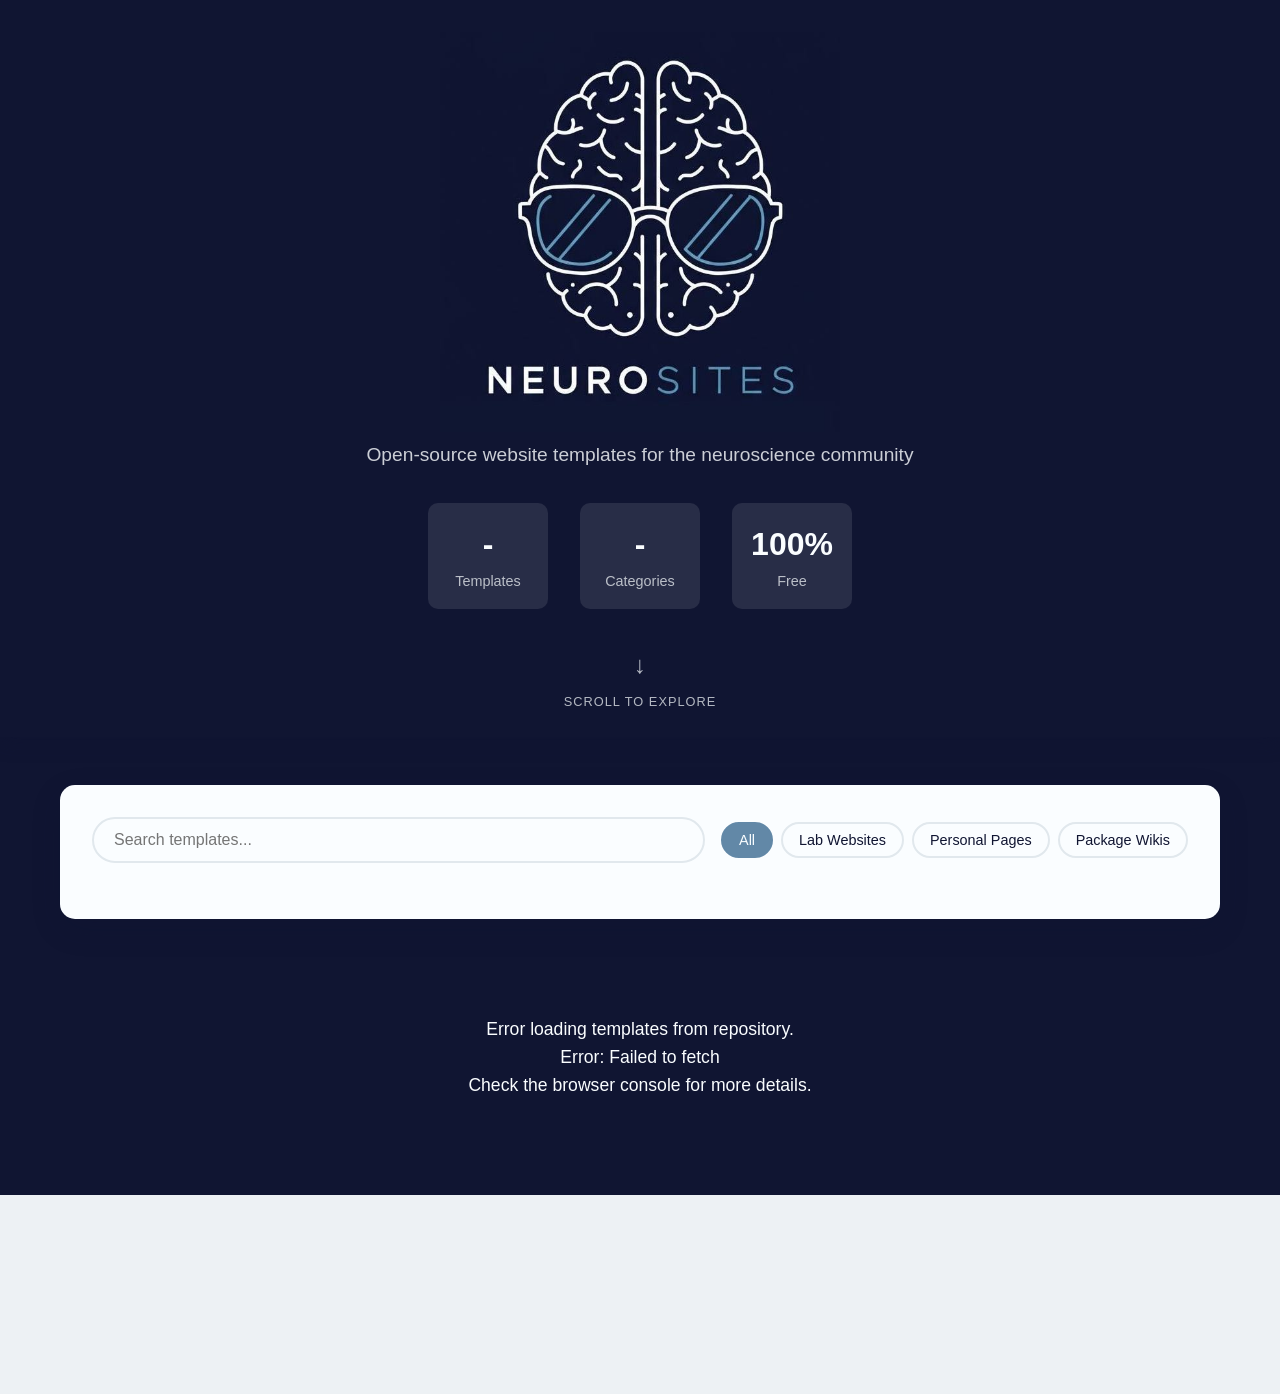
<file: index.html>
<!DOCTYPE html>
<html lang="en">
<head>
    <meta charset="UTF-8">
    <meta name="viewport" content="width=device-width, initial-scale=1.0">
    <title>NeuroSites - Website Templates for Neuroscience</title>
    <style>
        * {
            margin: 0;
            padding: 0;
            box-sizing: border-box;
        }

        body {
            font-family: 'Segoe UI', Tahoma, Geneva, Verdana, sans-serif;
            line-height: 1.6;
            color: #101532;
            background: #101532;
            min-height: 100vh;
        }

        .container {
            max-width: 1200px;
            margin: 0 auto;
            padding: 0 20px;
        }

        header {
            background: #101532;
            backdrop-filter: blur(10px);
            box-shadow: 0 2px 20px rgba(16, 21, 50, 0.4);
            padding: 2rem 0 5rem 0;
            margin-bottom: 3rem;
            position: relative;
        }

        .header-content {
            text-align: center;
        }

        .logo-container {
            margin-bottom: 0.5rem;
        }

        .logo {
            max-height: 400px;
            width: auto;
            margin: 0 auto;
            display: block;
        }

        .subtitle {
            font-size: 1.2rem;
            color: rgba(250, 253, 255, 0.8);
            margin-bottom: 2rem;
        }

        .stats {
            display: flex;
            justify-content: center;
            gap: 2rem;
            margin-bottom: 3rem;
        }

        .stat {
            text-align: center;
            padding: 1rem;
            background: rgba(250, 253, 255, 0.1);
            border-radius: 10px;
            min-width: 120px;
        }

        .stat-number {
            font-size: 2rem;
            font-weight: bold;
            color: #fafdff;
        }

        .stat-label {
            font-size: 0.9rem;
            color: rgba(250, 253, 255, 0.7);
        }

        .scroll-indicator {
            position: absolute;
            bottom: 1.5rem;
            left: 50%;
            transform: translateX(-50%);
            display: flex;
            flex-direction: column;
            align-items: center;
            color: rgba(250, 253, 255, 0.7);
            cursor: pointer;
            transition: all 0.3s ease;
            animation: bounce 2s infinite;
            z-index: 10;
        }

        .scroll-indicator:hover {
            color: #6288a7;
        }

        .scroll-arrow {
            font-size: 1.5rem;
            margin-bottom: 0.5rem;
        }

        .scroll-text {
            font-size: 0.8rem;
            text-transform: uppercase;
            letter-spacing: 1px;
        }

        @keyframes bounce {
            0%, 20%, 50%, 80%, 100% {
                transform: translateX(-50%) translateY(0);
            }
            40% {
                transform: translateX(-50%) translateY(-10px);
            }
            60% {
                transform: translateX(-50%) translateY(-5px);
            }
        }

        .search-filter {
            background: #fafdff;
            padding: 2rem;
            border-radius: 15px;
            box-shadow: 0 10px 30px rgba(16, 21, 50, 0.15);
            margin-bottom: 3rem;
        }

        .search-bar {
            display: flex;
            gap: 1rem;
            margin-bottom: 1.5rem;
            align-items: center;
            flex-wrap: wrap;
        }

        #searchInput {
            flex: 1;
            padding: 12px 20px;
            border: 2px solid #e1e8ed;
            border-radius: 25px;
            font-size: 1rem;
            outline: none;
            transition: border-color 0.3s ease;
            min-width: 200px;
            background: #fafdff;
        }

        #searchInput:focus {
            border-color: #6288a7;
        }

        .filter-buttons {
            display: flex;
            gap: 0.5rem;
            flex-wrap: wrap;
        }

        .filter-btn {
            padding: 8px 16px;
            border: 2px solid #e1e8ed;
            background: #fafdff;
            border-radius: 20px;
            cursor: pointer;
            transition: all 0.3s ease;
            font-size: 0.9rem;
            color: #101532;
        }

        .filter-btn:hover, .filter-btn.active {
            background: #6288a7;
            color: #fafdff;
            border-color: #6288a7;
        }

        .templates-grid {
            display: grid;
            grid-template-columns: repeat(auto-fit, minmax(350px, 1fr));
            gap: 2rem;
            margin-bottom: 3rem;
        }

        .template-card {
            background: #fafdff;
            border-radius: 15px;
            box-shadow: 0 10px 30px rgba(16, 21, 50, 0.15);
            overflow: hidden;
            transition: transform 0.3s ease, box-shadow 0.3s ease;
            cursor: pointer;
        }

        .template-card:hover {
            transform: translateY(-10px);
            box-shadow: 0 20px 40px rgba(16, 21, 50, 0.25);
        }

        .template-preview {
            height: 200px;
            background: linear-gradient(45deg, #f0f4f7, #e8eff3);
            display: flex;
            align-items: center;
            justify-content: center;
            font-size: 1.2rem;
            color: #5a6b7a;
            position: relative;
            overflow: hidden;
        }

        .template-preview::before {
            content: '';
            position: absolute;
            top: 0;
            left: 0;
            right: 0;
            bottom: 0;
            background: url('data:image/svg+xml,<svg xmlns="http://www.w3.org/2000/svg" viewBox="0 0 100 100"><rect width="100" height="20" fill="%23101532" opacity="0.1"/><rect y="25" width="80" height="8" fill="%23101532" opacity="0.2"/><rect y="38" width="60" height="8" fill="%23101532" opacity="0.2"/><rect y="51" width="90" height="8" fill="%23101532" opacity="0.2"/></svg>') center/cover;
        }

        .template-info {
            padding: 1.5rem;
        }

        .template-title {
            font-size: 1.3rem;
            font-weight: 600;
            color: #101532;
            margin-bottom: 0.5rem;
        }

        .template-description {
            color: #5a6b7a;
            font-size: 0.9rem;
            margin-bottom: 1rem;
            line-height: 1.4;
        }

        .template-tags {
            display: flex;
            gap: 0.5rem;
            margin-bottom: 1rem;
            flex-wrap: wrap;
        }

        .tag {
            background: rgba(98, 136, 167, 0.15);
            color: #6288a7;
            padding: 0.3rem 0.8rem;
            border-radius: 15px;
            font-size: 0.8rem;
            font-weight: 500;
        }

        .template-actions {
            display: flex;
            gap: 0.5rem;
        }

        .btn {
            padding: 0.7rem 1.2rem;
            border: none;
            border-radius: 8px;
            cursor: pointer;
            font-size: 0.9rem;
            font-weight: 500;
            text-decoration: none;
            text-align: center;
            transition: all 0.3s ease;
            display: inline-block;
        }

        .btn-primary {
            background: #6288a7;
            color: #fafdff;
        }

        .btn-primary:hover {
            background: #101532;
            transform: translateY(-2px);
        }

        .btn-secondary {
            background: transparent;
            color: #101532;
            border: 1px solid #101532;
        }

        .btn-secondary:hover {
            background: #101532;
            color: #fafdff;
        }

        footer {
            background: rgba(250, 253, 255, 0.95);
            backdrop-filter: blur(10px);
            padding: 3rem 0;
            margin-top: 3rem;
            text-align: center;
        }

        .footer-content {
            color: #5a6b7a;
            line-height: 1.8;
        }

        .footer-links {
            margin-top: 1rem;
            display: flex;
            justify-content: center;
            gap: 2rem;
            flex-wrap: wrap;
        }

        .footer-links a {
            color: #101532;
            text-decoration: none;
            font-weight: 500;
        }

        .footer-links a:hover {
            text-decoration: underline;
        }

        .no-results {
            text-align: center;
            padding: 3rem;
            color: #fafdff;
            font-size: 1.1rem;
        }

        .loading {
            text-align: center;
            padding: 3rem;
            color: #fafdff;
            font-size: 1.1rem;
        }

        @media (max-width: 768px) {
            h1 {
                font-size: 2rem;
            }

            .stats {
                flex-direction: column;
                align-items: center;
            }

            .search-bar {
                flex-direction: column;
                align-items: stretch;
            }

            .templates-grid {
                grid-template-columns: 1fr;
            }

            .footer-links {
                flex-direction: column;
                gap: 1rem;
            }

            .scroll-indicator {
                display: none;
            }

            header {
                padding: 2rem 0;
            }
        }
    </style>
</head>
<body>
    <header>
        <div class="container">
            <div class="header-content">
                <div class="logo-container">
                    <img src="NeuroSites-logo.jpg" alt="NeuroSites Logo" class="logo" onerror="this.style.display='none'">
                </div>
                <p class="subtitle">Open-source website templates for the neuroscience community</p>
                
                <div class="stats">
                    <div class="stat">
                        <div class="stat-number" id="templateCount">-</div>
                        <div class="stat-label">Templates</div>
                    </div>
                    <div class="stat">
                        <div class="stat-number" id="categoryCount">-</div>
                        <div class="stat-label">Categories</div>
                    </div>
                    <div class="stat">
                        <div class="stat-number">100%</div>
                        <div class="stat-label">Free</div>
                    </div>
                </div>
            </div>
            
            <div class="scroll-indicator" onclick="scrollToTemplates()">
                <div class="scroll-arrow">↓</div>
                <div class="scroll-text">Scroll to explore</div>
            </div>
        </div>
    </header>

    <main>
        <div class="container">
            <div class="search-filter">
                <div class="search-bar">
                    <input type="text" id="searchInput" placeholder="Search templates...">
                    <div class="filter-buttons">
                        <button class="filter-btn active" data-category="all">All</button>
                        <button class="filter-btn" data-category="lab">Lab Websites</button>
                        <button class="filter-btn" data-category="personal">Personal Pages</button>
                        <button class="filter-btn" data-category="package">Package Wikis</button>
                    </div>
                </div>
            </div>

            <div id="templatesContainer">
                <div class="loading">Loading templates...</div>
            </div>
        </div>
    </main>

    <footer>
        <div class="container">
            <div class="footer-content">
                <p><strong>NeuroSites</strong> - Making beautiful neuroscience websites accessible to everyone</p>
                <p>All templates are licensed under CC BY 4.0. Use them freely, just give credit!</p>
                <div class="footer-links">
                    <a href="https://github.com/NeuroHackademy2025/NeuroSites">GitHub Repository</a>
                    <a href="https://github.com/NeuroHackademy2025/NeuroSites/blob/main/CONTRIBUTING.md">Contribute</a>
                    <a href="https://github.com/NeuroHackademy2025/NeuroSites/issues">Report Issues</a>
                    <a href="https://github.com/NeuroHackademy2025/NeuroSites/blob/main/LICENSE">License</a>
                </div>
            </div>
        </div>
    </footer>

    <script>
        // Template data will be loaded dynamically from your repository structure
        let templates = [];

        // State management
        let currentFilter = 'all';
        let searchTerm = '';

        // DOM elements
        const searchInput = document.getElementById('searchInput');
        const filterButtons = document.querySelectorAll('.filter-btn');
        const templatesContainer = document.getElementById('templatesContainer');
        const templateCount = document.getElementById('templateCount');
        const categoryCount = document.getElementById('categoryCount');

        // Initialize the page (simplified since we fetch templates async)
        function init() {
            setupEventListeners();
        }

        // Update statistics
        function updateStats() {
            templateCount.textContent = templates.length;
            const categories = new Set(templates.map(t => t.category));
            categoryCount.textContent = categories.size;
        }

        // Setup event listeners
        function setupEventListeners() {
            searchInput.addEventListener('input', (e) => {
                searchTerm = e.target.value.toLowerCase();
                renderTemplates();
            });

            filterButtons.forEach(button => {
                button.addEventListener('click', (e) => {
                    filterButtons.forEach(b => b.classList.remove('active'));
                    e.target.classList.add('active');
                    currentFilter = e.target.dataset.category;
                    renderTemplates();
                });
            });
        }

        // Filter templates based on search and category
        function filterTemplates() {
            return templates.filter(template => {
                const matchesSearch = !searchTerm || 
                    template.title.toLowerCase().includes(searchTerm) ||
                    template.description.toLowerCase().includes(searchTerm) ||
                    template.tags.some(tag => tag.toLowerCase().includes(searchTerm));

                const matchesCategory = currentFilter === 'all' || template.category === currentFilter;

                return matchesSearch && matchesCategory;
            });
        }

        // Render templates
        function renderTemplates() {
            const filteredTemplates = filterTemplates();

            if (filteredTemplates.length === 0) {
                templatesContainer.innerHTML = `
                    <div class="no-results">
                        <p>No templates found matching your criteria.</p>
                        <p>Try adjusting your search or filter options.</p>
                    </div>
                `;
                return;
            }

            const templatesHTML = filteredTemplates.map(template => `
                <div class="template-card" data-id="${template.id}">
                    <div class="template-preview" style="${template.preview ? `background-image: url('${template.preview}'); background-size: cover; background-position: center;` : ''}">
                        ${!template.preview ? '<span>Preview</span>' : ''}
                    </div>
                    <div class="template-info">
                        <h3 class="template-title">${template.title}</h3>
                        <p class="template-description">${template.description}</p>
                        <div class="template-tags">
                            ${template.tags ? template.tags.map(tag => `<span class="tag">${tag}</span>`).join('') : `<span class="tag">${template.category}</span>`}
                        </div>
                        <div class="template-actions">
                            <a href="${template.demoUrl}" class="btn btn-primary" target="_blank">View Template</a>
                            <a href="${template.downloadUrl}" class="btn btn-secondary" target="_blank">View Code</a>
                        </div>
                    </div>
                </div>
            `).join('');

            templatesContainer.innerHTML = `<div class="templates-grid">${templatesHTML}</div>`;
        }

        // Fetch templates dynamically from your repository structure
        async function fetchTemplatesFromRepository() {
            try {
                templatesContainer.innerHTML = '<div class="loading">Loading templates...</div>';
                
                console.log('Fetching templates from repository...');
                
                // First, get the main templates directory
                const response = await fetch('https://api.github.com/repos/NeuroHackademy2025/NeuroSites/contents/templates');
                
                if (!response.ok) {
                    throw new Error(`HTTP error! status: ${response.status}`);
                }
                
                const templateCategories = await response.json();
                console.log('Template categories found:', templateCategories);
                
                // Filter for directories (template categories)
                const categoryDirs = templateCategories.filter(item => 
                    item.type === 'dir' && !item.name.startsWith('.')
                );
                
                console.log('Category directories:', categoryDirs.map(d => d.name));
                
                templates = [];
                
                // Process each category
                for (const categoryDir of categoryDirs) {
                    try {
                        console.log(`Processing category: ${categoryDir.name}`);
                        
                        // Get category contents
                        const categoryResponse = await fetch(`https://api.github.com/repos/NeuroHackademy2025/NeuroSites/contents/templates/${categoryDir.name}`);
                        const categoryContents = await categoryResponse.json();
                        
                        console.log(`Contents of ${categoryDir.name}:`, categoryContents);
                        
                        // Get template directories in this category
                        const templateDirs = categoryContents.filter(item => 
                            item.type === 'dir' && !item.name.startsWith('.')
                        );
                        
                        console.log(`Template dirs in ${categoryDir.name}:`, templateDirs.map(d => d.name));
                        
                        // Process each template
                        for (const templateDir of templateDirs) {
                            try {
                                console.log(`Processing template: ${templateDir.name}`);
                                
                                // Create basic template info
                                let templateInfo = {
                                    id: templateDir.name,
                                    title: templateDir.name.replace(/-/g, ' ').replace(/\b\w/g, l => l.toUpperCase()),
                                    description: `A ${categoryDir.name.replace('-', ' ')} template for neuroscience websites.`,
                                    category: categoryDir.name.replace('-', ''),
                                    tags: [],
                                    preview: null,
                                    demoUrl: `templates/${categoryDir.name}/${templateDir.name}/`,
                                    downloadUrl: `https://github.com/NeuroHackademy2025/NeuroSites/tree/main/templates/${categoryDir.name}/${templateDir.name}`
                                };
                                
                                // Try to get template contents for manifest and preview
                                try {
                                    const templateResponse = await fetch(`https://api.github.com/repos/NeuroHackademy2025/NeuroSites/contents/templates/${categoryDir.name}/${templateDir.name}`);
                                    const templateContents = await templateResponse.json();
                                    
                                    // Look for manifest.json
                                    const manifestFile = templateContents.find(file => file.name === 'manifest.json');
                                    if (manifestFile) {
                                        const manifestResponse = await fetch(manifestFile.download_url);
                                        const manifestData = await manifestResponse.json();
                                        templateInfo = { ...templateInfo, ...manifestData };
                                    }
                                    
                                    // Ensure tags don't include duplicates of the category
                                    if (templateInfo.tags && Array.isArray(templateInfo.tags)) {
                                        templateInfo.tags = [...new Set(templateInfo.tags.filter(tag => tag !== templateInfo.category))];
                                        // Add category as first tag if tags array is empty
                                        if (templateInfo.tags.length === 0) {
                                            templateInfo.tags = [templateInfo.category];
                                        }
                                    }
                                    
                                    // Check for preview image
                                    const previewFile = templateContents.find(file => 
                                        file.name === 'preview.png' || file.name === 'preview.jpg'
                                    );
                                    
                                    if (previewFile) {
                                        templateInfo.preview = previewFile.download_url;
                                    }
                                } catch (templateError) {
                                    console.warn(`Could not fetch details for template ${templateDir.name}:`, templateError);
                                }
                                
                                templates.push(templateInfo);
                                console.log(`Added template:`, templateInfo);
                                
                            } catch (error) {
                                console.warn(`Error processing template ${templateDir.name}:`, error);
                            }
                        }
                    } catch (error) {
                        console.warn(`Error processing category ${categoryDir.name}:`, error);
                    }
                }
                
                console.log('Final templates array:', templates);
                
                // If we got templates, update the UI
                if (templates.length > 0) {
                    updateStats();
                    renderTemplates();
                    updateFilterButtons();
                } else {
                    // Only show error if we truly have no templates
                    templatesContainer.innerHTML = `
                        <div class="no-results">
                            <p>No templates found in the repository.</p>
                            <p>Check the browser console for debugging information.</p>
                        </div>
                    `;
                }
                
            } catch (error) {
                console.error('Error fetching templates:', error);
                templatesContainer.innerHTML = `
                    <div class="no-results">
                        <p>Error loading templates from repository.</p>
                        <p>Error: ${error.message}</p>
                        <p>Check the browser console for more details.</p>
                    </div>
                `;
            }
        }
        
        // Update filter buttons based on available categories
        function updateFilterButtons() {
            const categories = [...new Set(templates.map(t => t.category))];
            const filterContainer = document.querySelector('.filter-buttons');
            
            // Keep the "All" button and add category-specific buttons
            const allButton = filterContainer.querySelector('[data-category="all"]');
            filterContainer.innerHTML = '';
            filterContainer.appendChild(allButton);
            
            categories.forEach(category => {
                const button = document.createElement('button');
                button.className = 'filter-btn';
                button.dataset.category = category;
                button.textContent = category.charAt(0).toUpperCase() + category.slice(1);
                button.addEventListener('click', (e) => {
                    document.querySelectorAll('.filter-btn').forEach(b => b.classList.remove('active'));
                    e.target.classList.add('active');
                    currentFilter = e.target.dataset.category;
                    renderTemplates();
                });
                filterContainer.appendChild(button);
            });
        }

        // Initialize when DOM is loaded
        document.addEventListener('DOMContentLoaded', () => {
            setupEventListeners();
            fetchTemplatesFromRepository();
        });

        // Scroll to templates function
        function scrollToTemplates() {
            const main = document.querySelector('main');
            main.scrollIntoView({ behavior: 'smooth' });
        }
    </script>
</body>
</html>
</file>
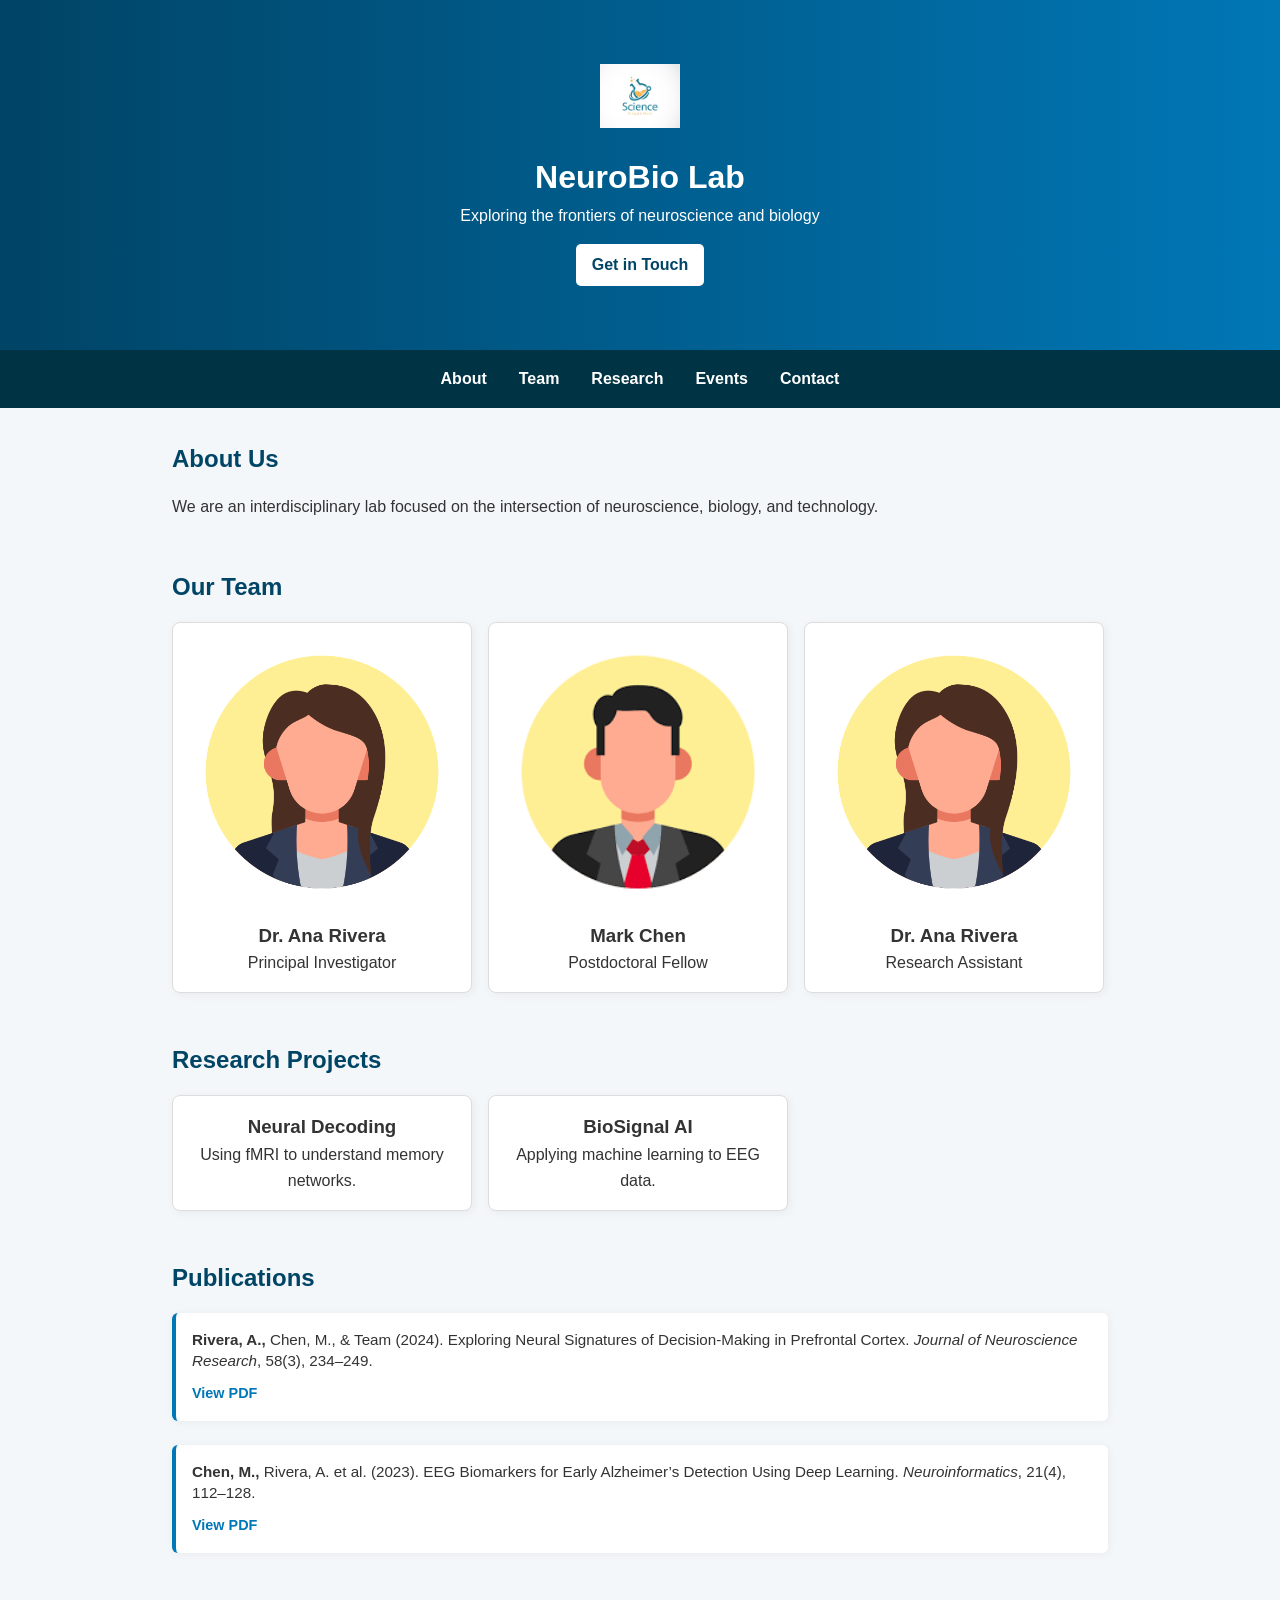
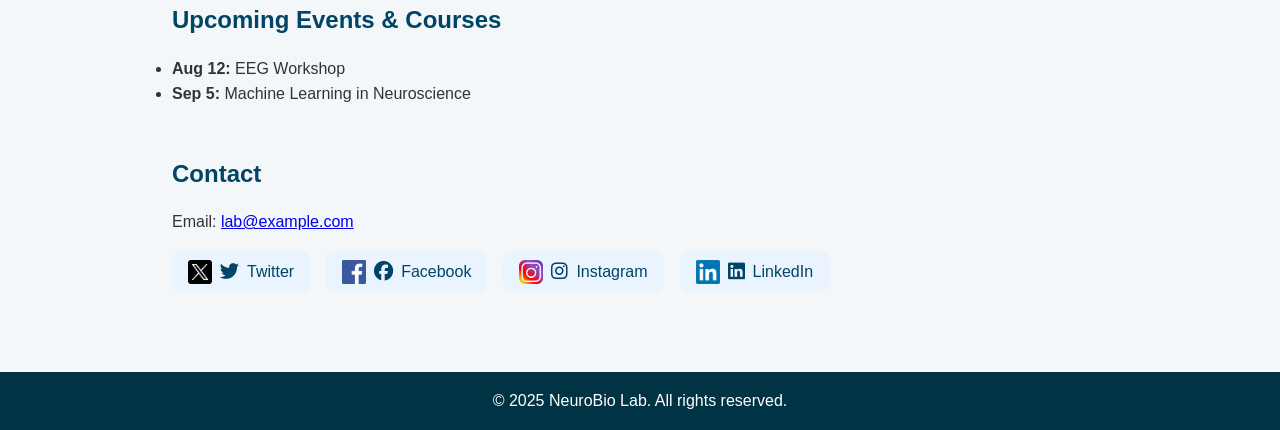
<file: lab-websites-BlueStyle/index.html>
<!DOCTYPE html>
<html lang="en">
<head>
  <meta charset="UTF-8" />
  <meta name="viewport" content="width=device-width, initial-scale=1.0" />
  <title>NeuroBio Lab</title>
  <link rel="stylesheet" href="style.css" />
  <link
    rel="stylesheet"
    href="https://cdnjs.cloudflare.com/ajax/libs/font-awesome/6.5.0/css/all.min.css"
    integrity="sha512-xh6UgDwT0bFrjOqGHJ9ECFZDrt5mLMC0m3Tr5ZXInHLhD6IqOeHeK63QQlFZ+fX9I29tUeB6mMN1+t1lWbRkJw=="
    crossorigin="anonymous"
    referrerpolicy="no-referrer"
  />
</head>
<body>
  <header class="hero">
    <div class="hero-content">
      <img src="images/logo.png" alt="Lab Logo" class="lab-logo" />
      <h1>NeuroBio Lab</h1>
      <p>Exploring the frontiers of neuroscience and biology</p>
      <a href="#contact" class="btn">Get in Touch</a>
    </div>
  </header>

  <nav class="navbar">
    <ul>
      <li><a href="#about">About</a></li>
      <li><a href="#team">Team</a></li>
      <li><a href="#research">Research</a></li>
      <li><a href="#events">Events</a></li>
      <li><a href="#contact">Contact</a></li>
    </ul>
  </nav>

  <main class="container">
    <section id="about">
      <h2>About Us</h2>
      <p>We are an interdisciplinary lab focused on the intersection of neuroscience, biology, and technology.</p>
    </section>

    <section id="team">
      <h2>Our Team</h2>
      <div class="card-container">
        <div class="card">
          <img src="images/ana.jpg" alt="Dr. Ana Rivera" class="team-photo" />
          <h3>Dr. Ana Rivera</h3>
          <p>Principal Investigator</p>
        </div>
        <div class="card">
          <img src="images/mark.jpg" alt="Mark Chen" class="team-photo" />
          <h3>Mark Chen</h3>
          <p>Postdoctoral Fellow</p>
        </div>
        <div class="card-container">
        <div class="card">
          <img src="images/ana.jpg" alt="Dr. Ana Rivera" class="team-photo" />
          <h3>Dr. Ana Rivera</h3>
          <p>Research Assistant</p>
        </div>
        <!-- Add more team members as needed -->
      </div>
    </section>

    <section id="research">
      <h2>Research Projects</h2>
      <div class="card-container">
        <div class="card">
          <h3>Neural Decoding</h3>
          <p>Using fMRI to understand memory networks.</p>
        </div>
        <div class="card">
          <h3>BioSignal AI</h3>
          <p>Applying machine learning to EEG data.</p>
        </div>
      </div>
    </section>

    <section id="publications">
  <h2>Publications</h2>
  <div class="publication-list">
    <div class="publication">
      <p><strong>Rivera, A.,</strong> Chen, M., & Team (2024). Exploring Neural Signatures of Decision-Making in Prefrontal Cortex. <em>Journal of Neuroscience Research</em>, 58(3), 234–249.</p>
      <a href="https://example.com/paper1.pdf" target="_blank">View PDF</a>
    </div>
    <div class="publication">
      <p><strong>Chen, M.,</strong> Rivera, A. et al. (2023). EEG Biomarkers for Early Alzheimer’s Detection Using Deep Learning. <em>Neuroinformatics</em>, 21(4), 112–128.</p>
      <a href="https://example.com/paper2.pdf" target="_blank">View PDF</a>
    </div>
  </div>
</section>

    <section id="events">
      <h2>Upcoming Events & Courses</h2>
      <ul>
        <li><strong>Aug 12:</strong> EEG Workshop</li>
        <li><strong>Sep 5:</strong> Machine Learning in Neuroscience</li>
      </ul>
    </section>

    <section id="contact">
      <h2>Contact</h2>
      <p>Email: <a href="mailto:lab@example.com">lab@example.com</a></p>
      <div class="social-links">
        <a href="https://twitter.com/yourlab" target="_blank">
          <img src="images/social/twitter-logo.png" alt="Twitter Logo" />
          <i class="fab fa-twitter"></i> Twitter
        </a>
        <a href="https://facebook.com/yourlab" target="_blank">
          <img src="images/social/facebook-logo.png" alt="Facebook Logo" />
          <i class="fab fa-facebook"></i> Facebook
        </a>
        <a href="https://instagram.com/yourlab" target="_blank">
          <img src="images/social/instagram-logo.png" alt="Instagram Logo" />
          <i class="fab fa-instagram"></i> Instagram
        </a>
        <a href="https://linkedin.com/in/yourlab" target="_blank">
          <img src="images/social/linkedin-logo.png" alt="LinkedIn Logo" />
          <i class="fab fa-linkedin"></i> LinkedIn
        </a>
      </div>
    </section>
  </main>

  <footer>
    <p>© 2025 NeuroBio Lab. All rights reserved.</p>
  </footer>
</body>
</html>
</file>
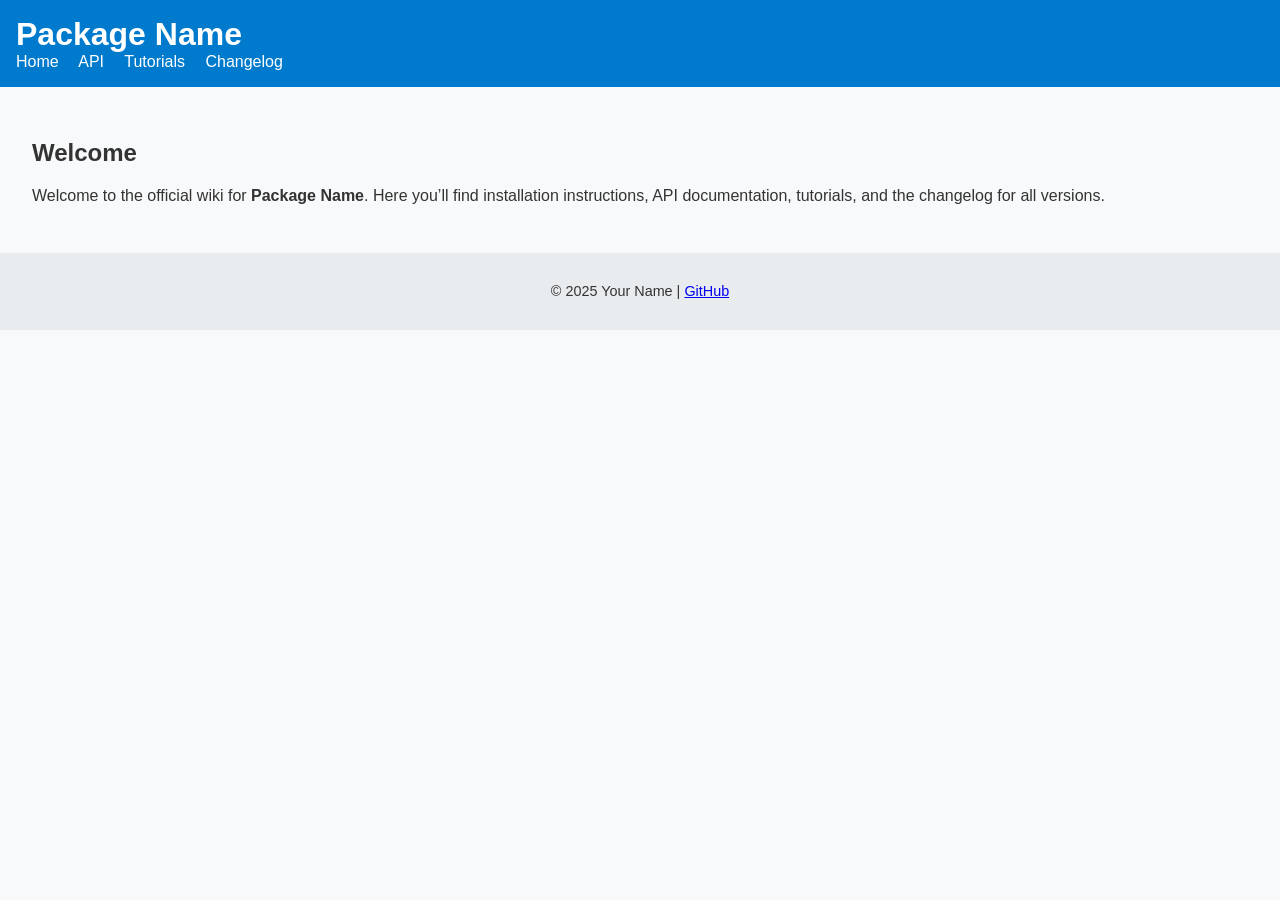
<file: templates/package-wiki/index.html>
<!DOCTYPE html>
<html lang="en">
<head>
  <meta charset="UTF-8">
  <meta name="viewport" content="width=device-width, initial-scale=1.0">
  <title>Package Wiki - Home</title>
  <link rel="stylesheet" href="style.css">
</head>
<body>
  <header>
    <h1>Package Name</h1>
    <nav>
      <a href="index.html">Home</a>
      <a href="api.html">API</a>
      <a href="tutorials.html">Tutorials</a>
      <a href="changelog.html">Changelog</a>
    </nav>
  </header>

  <main>
    <h2>Welcome</h2>
    <p>Welcome to the official wiki for <strong>Package Name</strong>. Here you’ll find installation instructions, API documentation, tutorials, and the changelog for all versions.</p>
  </main>

  <footer>
    <p>© 2025 Your Name | <a href="https://github.com/your-repo">GitHub</a></p>
  </footer>
  <script src="script.js"></script>
</body>
</html>
</file>
<file: lab-websites-BlueStyle/style.css>
/* Reset */
* {
  margin: 0;
  padding: 0;
  box-sizing: border-box;
}

/* General */
body {
  font-family: 'Segoe UI', sans-serif;
  line-height: 1.6;
  background-color: #f4f7f9;
  color: #333;
}

.container {
  max-width: 1000px;
  margin: auto;
  padding: 2rem;
}

/* Hero */
.hero {
  background: linear-gradient(to right, #004466, #0077b6);
  color: white;
  padding: 4rem 2rem;
  text-align: center;
}

.lab-logo {
  width: 80px;
  height: auto;
  margin-bottom: 1rem;
}

.hero .btn {
  background: white;
  color: #004466;
  padding: 0.5rem 1rem;
  text-decoration: none;
  font-weight: bold;
  border-radius: 5px;
  margin-top: 1rem;
  display: inline-block;
  transition: background 0.3s ease;
}

.hero .btn:hover {
  background: #cce6ff;
}

/* Navbar */
.navbar {
  background-color: #003344;
  padding: 1rem;
}

.navbar ul {
  display: flex;
  list-style: none;
  justify-content: center;
  gap: 2rem;
}

.navbar a {
  color: white;
  text-decoration: none;
  font-weight: bold;
  transition: color 0.3s ease;
}

.navbar a:hover {
  text-decoration: underline;
  color: #aad8ff;
}

/* Section layout */
section {
  margin-bottom: 3rem;
}

h2 {
  margin-bottom: 1rem;
  color: #004466;
}

/* Cards */
.card-container {
  display: flex;
  gap: 1rem;
  flex-wrap: wrap;
}

.card {
  background: white;
  border: 1px solid #ddd;
  border-radius: 8px;
  padding: 1rem;
  width: 100%;
  max-width: 300px;
  box-shadow: 2px 2px 10px rgba(0, 0, 0, 0.05);
  text-align: center;
  transition: box-shadow 0.3s ease;
}

.card:hover {
  box-shadow: 4px 4px 15px rgba(0,0,0,0.12);
}

.team-photo {
  width: 100%;
  height: auto;
  border-radius: 8px;
  margin-bottom: 0.5rem;
}

/* Social Media */
.social-links {
  display: flex;
  flex-wrap: wrap;
  gap: 1rem;
  margin-top: 1rem;
}

.social-links a {
  display: flex;
  align-items: center;
  background: #eaf4ff;
  padding: 0.5rem 1rem;
  border-radius: 8px;
  text-decoration: none;
  color: #004466;
  font-weight: 500;
  transition: background 0.3s ease;
}

.social-links a:hover {
  background: #d0eaff;
}

.social-links a img {
  width: 24px;
  height: 24px;
  margin-right: 0.5rem;
  object-fit: contain;
  flex-shrink: 0;
}

.social-links a i {
  font-size: 1.2rem;
  margin-right: 0.5rem;
  flex-shrink: 0;
}

/* Footer */
footer {
  background: #003344;
  color: white;
  text-align: center;
  padding: 1rem;
}

/* Publications Section */
.publication-list {
  display: flex;
  flex-direction: column;
  gap: 1.5rem;
}

.publication {
  background-color: white;
  border-left: 4px solid #0077b6;
  padding: 1rem;
  border-radius: 6px;
  box-shadow: 1px 1px 10px rgba(0, 0, 0, 0.05);
}

.publication p {
  margin-bottom: 0.5rem;
  color: #333;
  font-size: 0.95rem;
  line-height: 1.4;
}

.publication a {
  text-decoration: none;
  color: #0077b6;
  font-weight: bold;
  font-size: 0.9rem;
}

.publication a:hover {
  text-decoration: underline;
}
</file>
<file: templates/package-wiki/style.css>
/* Basic styles for the wiki */
body {
  font-family: Arial, sans-serif;
  margin: 0;
  padding: 0;
  background-color: #f8f9fa;
  color: #333;
}

header {
  background-color: #007acc;
  color: white;
  padding: 1rem;
}

header h1 {
  margin: 0;
}

nav a {
  margin-right: 1rem;
  color: white;
  text-decoration: none;
}

nav a:hover {
  text-decoration: underline;
}

main {
  padding: 2rem;
}

footer {
  background-color: #e9ecef;
  text-align: center;
  padding: 1rem;
  font-size: 0.9rem;
}
</file>
